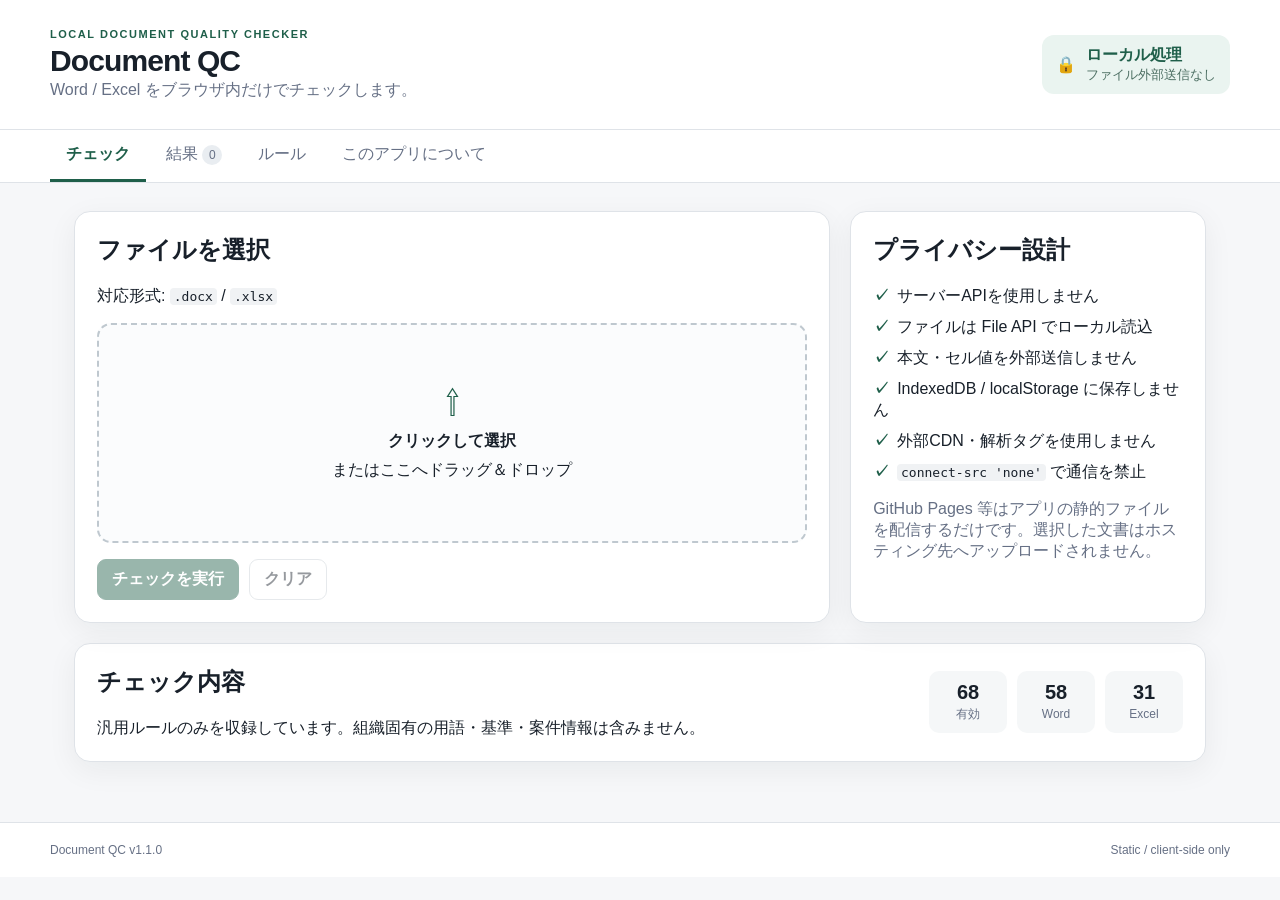
<file: index.html>
<!doctype html>
<html lang="ja">
<head>
  <meta charset="utf-8">
  <meta name="viewport" content="width=device-width,initial-scale=1">
  <meta name="color-scheme" content="light">
  <meta http-equiv="Content-Security-Policy" content="default-src 'none'; script-src 'self'; style-src 'self'; connect-src 'none'; img-src data: blob:; font-src 'none'; object-src 'none'; base-uri 'none'; form-action 'none'; frame-src 'none'; media-src 'none'; worker-src 'none'">
  <title>Document QC</title>
  <link rel="stylesheet" href="./styles.css">
</head>
<body>
  <header class="site-header">
    <div>
      <div class="eyebrow">LOCAL DOCUMENT QUALITY CHECKER</div>
      <h1>Document QC</h1>
      <p class="subtitle">Word / Excel をブラウザ内だけでチェックします。</p>
    </div>
    <div class="privacy-badge" title="CSP と実行時ガードでアプリからのネットワーク送信を禁止しています。">
      <span aria-hidden="true">🔒</span>
      <div><strong>ローカル処理</strong><small>ファイル外部送信なし</small></div>
    </div>
  </header>

  <nav class="tabs" aria-label="メインナビゲーション">
    <button class="tab is-active" data-view="check">チェック</button>
    <button class="tab" data-view="results">結果 <span id="resultCountBadge" class="count-badge">0</span></button>
    <button class="tab" data-view="rules">ルール</button>
    <button class="tab" data-view="about">このアプリについて</button>
  </nav>

  <main>
    <section id="view-check" class="view is-active">
      <div class="hero-grid">
        <section class="card upload-card">
          <h2>ファイルを選択</h2>
          <p>対応形式: <code>.docx</code> / <code>.xlsx</code></p>
          <label id="dropZone" class="drop-zone">
            <input id="fileInput" type="file" accept=".docx,.xlsx,application/vnd.openxmlformats-officedocument.wordprocessingml.document,application/vnd.openxmlformats-officedocument.spreadsheetml.sheet">
            <span class="drop-icon" aria-hidden="true">⇧</span>
            <strong>クリックして選択</strong>
            <span>またはここへドラッグ＆ドロップ</span>
          </label>
          <div id="selectedFile" class="selected-file" hidden></div>
          <div class="actions">
            <button id="checkButton" class="button primary" disabled>チェックを実行</button>
            <button id="clearButton" class="button" disabled>クリア</button>
          </div>
          <div id="progress" class="progress" hidden>
            <div class="progress-bar"><span id="progressBar"></span></div>
            <p id="progressText">準備中...</p>
          </div>
          <div id="errorBox" class="alert error" hidden></div>
        </section>

        <aside class="card privacy-card">
          <h2>プライバシー設計</h2>
          <ul class="check-list">
            <li>サーバーAPIを使用しません</li>
            <li>ファイルは File API でローカル読込</li>
            <li>本文・セル値を外部送信しません</li>
            <li>IndexedDB / localStorage に保存しません</li>
            <li>外部CDN・解析タグを使用しません</li>
            <li><code>connect-src 'none'</code> で通信を禁止</li>
          </ul>
          <p class="muted">GitHub Pages 等はアプリの静的ファイルを配信するだけです。選択した文書はホスティング先へアップロードされません。</p>
        </aside>
      </div>

      <section class="card summary-card">
        <div>
          <h2>チェック内容</h2>
          <p>汎用ルールのみを収録しています。組織固有の用語・基準・案件情報は含みません。</p>
        </div>
        <div id="ruleSummary" class="stat-row"></div>
      </section>
    </section>

    <section id="view-results" class="view">
      <div class="section-heading">
        <div>
          <h2>チェック結果</h2>
          <p id="resultMeta" class="muted">まだチェックしていません。</p>
        </div>
        <div class="actions">
          <button id="exportCsv" class="button" disabled>CSV</button>
          <button id="exportXlsx" class="button" disabled>XLSX</button>
        </div>
      </div>

      <div class="filters card compact">
        <label>検索 <input id="resultSearch" type="search" placeholder="ルールID、メッセージ、場所など"></label>
        <label>重要度
          <select id="severityFilter">
            <option value="all">すべて</option>
            <option value="error">要修正</option>
            <option value="confirm">確認</option>
            <option value="info">参考</option>
          </select>
        </label>
      </div>

      <div id="emptyResults" class="empty-state card">
        <strong>結果はまだありません</strong>
        <span>「チェック」から Word または Excel ファイルを選択してください。</span>
      </div>

      <div id="resultsWrap" class="table-wrap" hidden>
        <table class="results-table">
          <thead><tr><th>ルール</th><th>重要度</th><th>場所</th><th>該当</th><th>検出内容</th><th>修正候補</th></tr></thead>
          <tbody id="resultsBody"></tbody>
        </table>
      </div>
    </section>

    <section id="view-rules" class="view">
      <div class="section-heading">
        <div>
          <h2>ルール設定</h2>
          <p class="muted">チェック対象を一時的にON/OFFできます。設定は端末へ保存しません。</p>
        </div>
        <button id="resetRules" class="button">初期状態に戻す</button>
      </div>
      <div id="rulesList" class="rules-list"></div>
    </section>

    <section id="view-about" class="view">
      <article class="card prose">
        <h2>このアプリについて</h2>
        <p>Document QC v1.0.0 は OOXML（<code>.docx</code> / <code>.xlsx</code>）をブラウザ上で直接解析する、完全静的な品質チェックツールです。</p>
        <h3>セキュリティ上の境界</h3>
        <p>アプリケーションコードには文書アップロード用APIが存在しません。ネットワークAPIも実行時に無効化し、Content Security Policy で <code>connect-src 'none'</code> を指定しています。</p>
        <p>ただし、ブラウザやOSそのもの、端末上の他ソフトウェアまで含む完全な機密性を保証するものではありません。機密情報は所属組織の情報管理規程に従って扱ってください。</p>
        <h3>現在の範囲</h3>
        <p>誤記・不可視文字・表記の混在、Wordの空表・校正跡・図表参照、Excelのエラー値・参照切れ・非表示要素・外部リンク・数式パターン異常などをチェックします。意味論的なAIレビューはv1では行いません。</p>
      </article>
    </section>
  </main>

  <footer>
    <span>Document QC v1.0.0</span><span>Static / client-side only</span>
  </footer>

  <script src="./src/network-lock.js"></script>
  <script type="module" src="./src/app.js"></script>
</body>
</html>
</file>
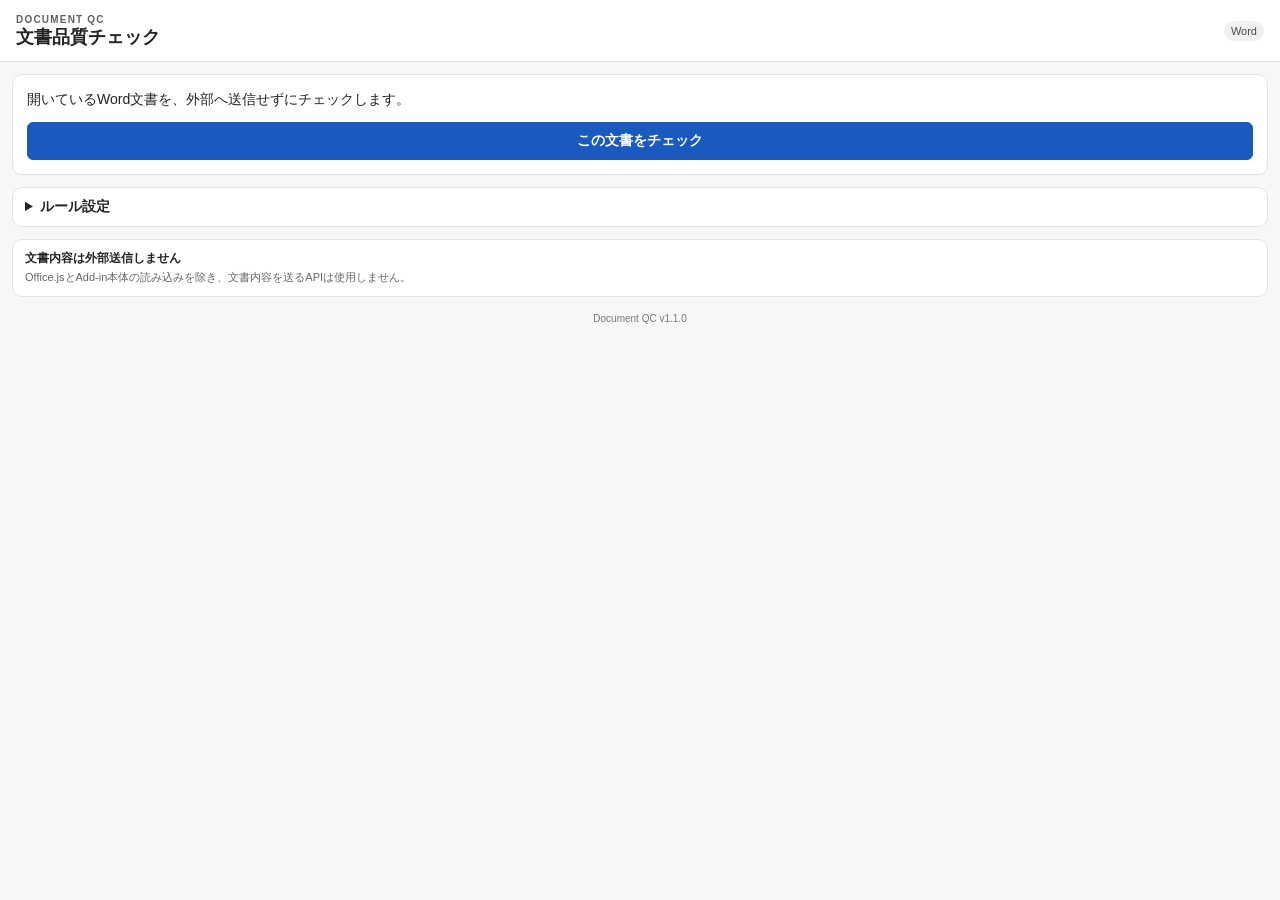
<file: addin/taskpane.html>
<!doctype html>
<html lang="ja">
<head>
  <meta charset="utf-8">
  <meta name="viewport" content="width=device-width,initial-scale=1">
  <meta name="color-scheme" content="light">
  <meta http-equiv="Content-Security-Policy" content="default-src 'none'; script-src 'self' https://appsforoffice.microsoft.com; style-src 'self'; connect-src 'none'; img-src 'self' data:; font-src 'none'; object-src 'none'; base-uri 'none'; form-action 'none'; frame-src 'none'; media-src 'none'; worker-src 'none'">
  <title>Document QC for Word</title>
  <link rel="stylesheet" href="./taskpane.css">
</head>
<body>
  <header class="pane-header">
    <div>
      <div class="eyebrow">DOCUMENT QC</div>
      <h1>文書品質チェック</h1>
    </div>
    <span id="environmentBadge" class="environment-badge">Word</span>
  </header>

  <main>
    <section class="intro-card">
      <p>開いているWord文書を、外部へ送信せずにチェックします。</p>
      <button id="checkButton" class="button primary wide">この文書をチェック</button>
      <div id="progress" class="progress" hidden>
        <div class="progress-track"><span id="progressBar"></span></div>
        <p id="progressText" role="status">準備中…</p>
      </div>
      <div id="errorBox" class="alert error" role="alert" hidden></div>
    </section>

    <section id="summarySection" class="summary-section" hidden>
      <div class="summary-row" aria-label="チェック結果の件数">
        <button class="summary-stat error" data-severity="error"><strong id="errorCount">0</strong><span>要修正</span></button>
        <button class="summary-stat confirm" data-severity="confirm"><strong id="confirmCount">0</strong><span>確認</span></button>
        <button class="summary-stat info" data-severity="info"><strong id="infoCount">0</strong><span>参考</span></button>
      </div>
      <p id="resultMeta" class="muted"></p>

      <div class="toolbar">
        <input id="resultSearch" type="search" placeholder="結果を検索" aria-label="結果を検索">
        <select id="severityFilter" aria-label="重要度で絞り込み">
          <option value="all">すべて</option>
          <option value="error">要修正</option>
          <option value="confirm">確認</option>
          <option value="info">参考</option>
        </select>
      </div>

      <div id="cleanState" class="clean-state" hidden>
        <strong>指摘はありません</strong>
        <span>現在有効なルールでは問題を検出しませんでした。</span>
      </div>
      <div id="filteredEmpty" class="clean-state" hidden>
        <strong>該当する結果はありません</strong>
        <span>検索条件または重要度を変更してください。</span>
      </div>
      <div id="resultsList" class="results-list"></div>
    </section>

    <details class="settings-card">
      <summary>ルール設定 <span id="enabledRuleCount"></span></summary>
      <p class="muted">設定はこの作業ウィンドウを閉じるまで有効です。端末には保存しません。</p>
      <div class="settings-actions">
        <button id="resetRules" class="button small">すべてON</button>
      </div>
      <div id="rulesList" class="rules-list"></div>
    </details>

    <section class="privacy-note">
      <strong>文書内容は外部送信しません</strong>
      <span>Office.jsとAdd-in本体の読み込みを除き、文書内容を送るAPIは使用しません。</span>
    </section>
  </main>

  <footer>Document QC v1.1.0</footer>

  <script src="https://appsforoffice.microsoft.com/lib/1/hosted/office.js"></script>
  <script type="module" src="../src/office/taskpane.js"></script>
</body>
</html>
</file>
<file: styles.css>
:root {
  --bg: #f6f7f9;
  --card: #ffffff;
  --text: #18202a;
  --muted: #667085;
  --line: #dfe3e8;
  --accent: #1f5f4a;
  --accent-soft: #eaf4f0;
  --danger: #9b2c2c;
  --danger-soft: #fff0f0;
  --warn: #8a5a00;
  --warn-soft: #fff7e6;
  --info: #315f8c;
  --info-soft: #eef5fb;
  --shadow: 0 8px 30px rgba(20, 30, 40, .06);
  font-family: -apple-system, BlinkMacSystemFont, "Segoe UI", "Yu Gothic UI", "Meiryo", sans-serif;
}
* { box-sizing: border-box; }
[hidden] { display: none !important; }
body { margin: 0; background: var(--bg); color: var(--text); }
button, input, select { font: inherit; }
button { cursor: pointer; }
code { background: #f0f2f4; padding: .1em .3em; border-radius: 4px; }
.site-header { display: flex; align-items: center; justify-content: space-between; gap: 2rem; padding: 28px max(24px, calc((100vw - 1180px)/2)); background: #fff; border-bottom: 1px solid var(--line); }
.eyebrow { font-size: 11px; letter-spacing: .14em; color: var(--accent); font-weight: 800; }
h1 { margin: 4px 0 2px; font-size: 30px; letter-spacing: -.03em; }
.subtitle, .muted { color: var(--muted); }
.subtitle { margin: 0; }
.privacy-badge { display: flex; gap: 10px; align-items: center; background: var(--accent-soft); color: var(--accent); padding: 10px 14px; border-radius: 12px; }
.privacy-badge small { display: block; color: #4d6f63; }
.tabs { display: flex; gap: 4px; padding: 0 max(24px, calc((100vw - 1180px)/2)); background: #fff; border-bottom: 1px solid var(--line); overflow-x: auto; }
.tab { border: 0; background: transparent; padding: 14px 16px; color: var(--muted); border-bottom: 3px solid transparent; white-space: nowrap; }
.tab.is-active { color: var(--accent); border-bottom-color: var(--accent); font-weight: 700; }
.count-badge { display: inline-flex; min-width: 20px; height: 20px; padding: 0 6px; border-radius: 99px; align-items: center; justify-content: center; background: #e9edf1; font-size: 12px; }
main { max-width: 1180px; margin: 0 auto; padding: 28px 24px 60px; }
.view { display: none; }
.view.is-active { display: block; }
.hero-grid { display: grid; grid-template-columns: minmax(0, 1.7fr) minmax(280px, .8fr); gap: 20px; }
.card { background: var(--card); border: 1px solid var(--line); border-radius: 16px; padding: 22px; box-shadow: var(--shadow); }
.card.compact { padding: 14px 16px; }
.card h2 { margin-top: 0; }
.drop-zone { min-height: 220px; border: 2px dashed #bfc8cf; border-radius: 14px; display: flex; flex-direction: column; align-items: center; justify-content: center; gap: 8px; text-align: center; transition: .15s ease; background: #fbfcfd; }
.drop-zone:hover, .drop-zone.is-dragover { border-color: var(--accent); background: var(--accent-soft); }
.drop-zone input { position: absolute; width: 1px; height: 1px; opacity: 0; pointer-events: none; }
.drop-icon { font-size: 34px; color: var(--accent); }
.selected-file { margin-top: 14px; padding: 12px 14px; background: #f4f6f7; border-radius: 10px; word-break: break-all; }
.actions { display: flex; gap: 10px; flex-wrap: wrap; margin-top: 16px; }
.button { border: 1px solid #c9d0d6; background: #fff; color: var(--text); border-radius: 9px; padding: 9px 14px; font-weight: 650; }
.button:hover:not(:disabled) { border-color: #8f9aa4; }
.button.primary { background: var(--accent); color: #fff; border-color: var(--accent); }
.button:disabled { opacity: .45; cursor: not-allowed; }
.check-list { list-style: none; padding: 0; margin: 0; display: grid; gap: 10px; }
.check-list li::before { content: "✓"; color: var(--accent); font-weight: 800; margin-right: 8px; }
.summary-card { display: flex; justify-content: space-between; gap: 20px; align-items: center; margin-top: 20px; }
.summary-card p { margin-bottom: 0; }
.stat-row { display: flex; gap: 10px; flex-wrap: wrap; justify-content: flex-end; }
.stat { min-width: 78px; background: #f5f7f8; border-radius: 10px; padding: 10px; text-align: center; }
.stat strong { display: block; font-size: 20px; }
.stat span { color: var(--muted); font-size: 12px; }
.progress { margin-top: 16px; }
.progress-bar { height: 8px; background: #e8ecef; overflow: hidden; border-radius: 99px; }
.progress-bar span { display: block; width: 0; height: 100%; background: var(--accent); transition: width .2s ease; }
.alert { margin-top: 14px; padding: 12px 14px; border-radius: 10px; }
.alert.error { color: var(--danger); background: var(--danger-soft); border: 1px solid #f3caca; }
.section-heading { display: flex; justify-content: space-between; gap: 20px; align-items: flex-end; margin-bottom: 16px; }
.section-heading h2 { margin-bottom: 4px; }
.filters { display: flex; gap: 16px; align-items: end; margin-bottom: 16px; }
.filters label { display: grid; gap: 5px; color: var(--muted); font-size: 13px; }
.filters input, .filters select { min-height: 38px; border: 1px solid #ccd3d9; border-radius: 8px; padding: 7px 10px; color: var(--text); background: #fff; }
.filters input { width: min(420px, 65vw); }
.empty-state { display: grid; place-items: center; min-height: 220px; gap: 8px; color: var(--muted); text-align: center; }
.table-wrap { overflow: auto; background: #fff; border: 1px solid var(--line); border-radius: 14px; box-shadow: var(--shadow); }
.results-table { border-collapse: collapse; width: 100%; min-width: 980px; font-size: 13px; }
.results-table th, .results-table td { border-bottom: 1px solid #e8ebee; padding: 11px 12px; vertical-align: top; text-align: left; }
.results-table th { position: sticky; top: 0; background: #f8f9fa; z-index: 1; color: #4f5964; }
.results-table td.message { min-width: 320px; }
.severity { display: inline-flex; border-radius: 999px; padding: 3px 8px; font-size: 12px; font-weight: 800; white-space: nowrap; }
.severity.error { background: var(--danger-soft); color: var(--danger); }
.severity.confirm { background: var(--warn-soft); color: var(--warn); }
.severity.info { background: var(--info-soft); color: var(--info); }
.rules-list { display: grid; gap: 16px; }
.rule-group { background: #fff; border: 1px solid var(--line); border-radius: 14px; overflow: hidden; box-shadow: var(--shadow); }
.rule-group-header { display: flex; align-items: center; justify-content: space-between; gap: 12px; padding: 14px 16px; background: #f8f9fa; border-bottom: 1px solid var(--line); }
.rule-group-header h3 { margin: 0; }
.rule-row { display: grid; grid-template-columns: 34px 92px 1fr 88px; gap: 12px; align-items: center; padding: 12px 16px; border-bottom: 1px solid #edf0f2; }
.rule-row:last-child { border-bottom: 0; }
.rule-row p { margin: 3px 0 0; color: var(--muted); font-size: 13px; }
.rule-id { font-family: ui-monospace, SFMono-Regular, Menlo, monospace; font-size: 12px; color: #53606b; }
.prose { max-width: 820px; }
.prose h3 { margin-top: 26px; }
footer { display: flex; justify-content: space-between; padding: 20px max(24px, calc((100vw - 1180px)/2)); border-top: 1px solid var(--line); color: var(--muted); font-size: 12px; background: #fff; }
@media (max-width: 780px) {
  .site-header { align-items: flex-start; flex-direction: column; }
  .hero-grid { grid-template-columns: 1fr; }
  .summary-card, .section-heading { align-items: stretch; flex-direction: column; }
  .stat-row { justify-content: flex-start; }
  .filters { flex-direction: column; align-items: stretch; }
  .filters input { width: 100%; }
  .rule-row { grid-template-columns: 34px 80px 1fr; }
  .rule-row > :last-child { display: none; }
}
</file>
<file: addin/taskpane.css>
:root {
  font-family: "Segoe UI", "Yu Gothic UI", "Meiryo", sans-serif;
  color: #242424;
  background: #f7f7f7;
  font-size: 14px;
}
* { box-sizing: border-box; }
[hidden] { display: none !important; }
body { margin: 0; background: #f7f7f7; }
button, input, select { font: inherit; }
button { cursor: pointer; }
.pane-header {
  position: sticky; top: 0; z-index: 3;
  display: flex; align-items: center; justify-content: space-between; gap: 12px;
  padding: 14px 16px 12px;
  background: rgba(255,255,255,.97); border-bottom: 1px solid #e0e0e0;
}
.eyebrow { font-size: 10px; letter-spacing: .12em; color: #616161; font-weight: 700; }
h1 { margin: 2px 0 0; font-size: 18px; line-height: 1.2; }
.environment-badge { max-width: 44%; padding: 4px 7px; border-radius: 999px; background: #f0f0f0; color: #4a4a4a; font-size: 11px; text-align: center; }
main { padding: 12px; display: grid; gap: 12px; }
.intro-card, .settings-card, .privacy-note, .rule-group {
  background: #fff; border: 1px solid #e3e3e3; border-radius: 10px;
}
.intro-card { padding: 14px; }
.intro-card > p { margin: 0 0 12px; line-height: 1.55; }
.button { border: 1px solid #c8c8c8; background: #fff; color: #242424; border-radius: 6px; padding: 7px 10px; }
.button:hover:not(:disabled) { background: #f3f3f3; }
.button:disabled { opacity: .55; cursor: default; }
.button.primary { border-color: #185abd; background: #185abd; color: #fff; font-weight: 600; }
.button.primary:hover:not(:disabled) { background: #0f4da8; }
.button.wide { width: 100%; padding: 9px 12px; }
.button.small { padding: 5px 8px; font-size: 12px; }
.progress { margin-top: 12px; }
.progress-track { height: 5px; overflow: hidden; border-radius: 999px; background: #e8e8e8; }
.progress-track span { display: block; width: 0; height: 100%; background: #185abd; transition: width .15s ease; }
.progress p { margin: 6px 0 0; color: #616161; font-size: 12px; }
.alert { margin-top: 10px; padding: 9px 10px; border-radius: 6px; line-height: 1.45; }
.alert.error { background: #fde7e9; color: #8a1520; border: 1px solid #f1aeb5; }
.summary-section { display: grid; gap: 10px; }
.summary-row { display: grid; grid-template-columns: repeat(3, 1fr); gap: 7px; }
.summary-stat { min-width: 0; border: 1px solid #ddd; border-radius: 9px; background: #fff; padding: 9px 4px 7px; display: grid; gap: 2px; text-align: center; }
.summary-stat:hover { background: #f6f6f6; }
.summary-stat strong { font-size: 20px; line-height: 1; }
.summmary-stat span { font-size: 11px; color: #666; }
.summary-stat.error strong { color: #b42318; }
.summary-stat.confirm strong { color: #8a5a00; }
.summary-stat.info strong { color: #185abd; }
.muted { color: #666; font-size: 12px; line-height: 1.45; }
#resultMeta { margin: -2px 2px 0; }
.toolbar { display: grid; grid-template-columns: minmax(0, 1fr) auto; gap: 7px; }
.toolbar input, .toolbar select { min-width: 0; border: 1px solid #cfcfcf; border-radius: 6px; background: #fff; padding: 7px 8px; color: #242424; }
.clean-state { padding: 20px 12px; text-align: center; background: #fff; border: 1px dashed #cfcfcf; border-radius: 9px; display: grid; gap: 5px; }
.clean-state span { color: #666; font-size: 12px; }
.results-list { display: grid; gap: 9px; }
.finding-group { background: #fff; border: 1px solid #dedede; border-radius: 10px; overflow: hidden; }
.finding-group-header { display: flex; align-items: center; gap: 8px; padding: 9px 10px; background: #fafafa; border-bottom: 1px solid #ececec; }
.finding-group-header .rule-title { min-width: 0; flex: 1; }
.finding-group-header code { font-size: 11px; color: #555; }
.finding-group-header strong { display: block; margin-top: 1px; font-size: 13px; overflow-wrap: anywhere; }
.count-pill { flex: 0 0 auto; padding: 2px 6px; border-radius: 999px; background: #ececec; color: #555; font-size: 11px; }
.finding-item { padding: 10px; border-top: 1px solid #efefef; }
.finding-item:first-of-type { border-top: 0; }
.finding-topline { display: flex; align-items: center; gap: 7px; margin-bottom: 6px; }
.severity { display: inline-flex; align-items: center; padding: 2px 6px; border-radius: 999px; font-size: 10px; font-weight: 700; }
.severity.error { background: #fde7e9; color: #a4262c; }
.severity.confirm { background: #fff4ce; color: #7a4f00; }
.severity.info { background: #e8f1fb; color: #185abd; }
.location { min-width: 0; color: #6a6a6a; font-size: 11px; overflow-wrap: anywhere; }
.finding-message { margin: 0 0 7px; line-height: 1.5; }
.match-box { margin: 0 0 7px; padding: 6px 7px; background: #f5f5f5; border-radius: 5px; font-family: Consolas, "SFMono-Regular", monospace; font-size: 11px; white-space: pre-wrap; overflow-wrap: anywhere; }
.suggestion { margin: 0 0 7px; font-size: 12px; line-height: 1.45; }
.suggestion strong { color: #444; }
.context { margin: 0 0 8px; color: #666; font-size: 11px; line-height: 1.45; white-space: pre-wrap; overflow-wrap: anywhere; }
.finding-actions { display: flex; flex-wrap: wrap; gap: 6px; }
.bulk-button { flex: 0 0 auto; padding: 4px 7px; font-size: 11px; }
.settings-card { padding: 0; overflow: hidden; }
.settings-card > summary { padding: 10px 12px; font-weight: 600; cursor: pointer; user-select: none; }
.settings-card > p { margin: 0; padding: 0 12px 8px; }
.settings-actions { padding: 0 12px 8px; }
.rules-list { display: grid; gap: 8px; padding: 0 8px 8px; }
.rule-group { border-radius: 7px; overflow: hidden; }
.rule-group h3 { margin: 0; padding: 7px 8px; background: #fafafa; border-bottom: 1px solid #ececec; font-size: 12px; }
.rule-row { display: grid; grid-template-columns: auto 52px minmax(0,1fr); gap: 6px; align-items: start; padding: 6px 8px; border-top: 1px solid #f2f2f2; }
.rule-row:first-of-type { border-top: 0; }
.rule-row input { margin-top: 2px; }
.rule-row code { font-size: 10px; color: #666; }
.rule-row span { font-size: 11px; line-height: 1.35; }
.privacy-note { padding: 10px 12px; display: grid; gap: 3px; }
.privacy-note strong { font-size: 12px; }
.privacy-note span { color: #666; font-size: 11px; line-height: 1.45; }
footer { padding: 4px 12px 14px; color: #777; font-size: 10px; text-align: center; }
@media (max-width: 320px) {
  main { padding: 8px; }
  .pane-header { padding-inline: 10px; }
  .toolbar { grid-template-columns: 1fr; }
  .finding-group-header { align-items: flex-start; flex-wrap: wrap; }
}
</file>
